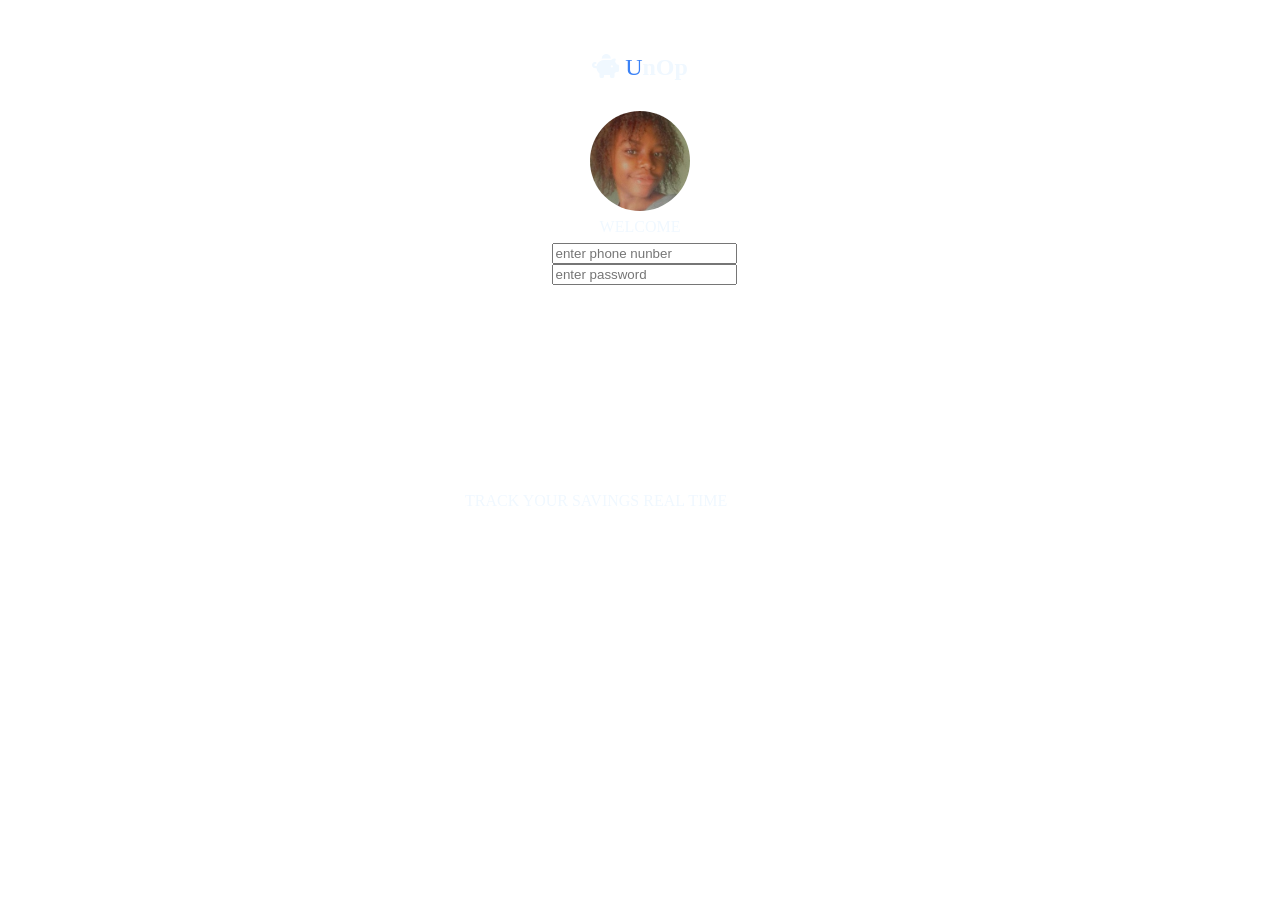
<file: 3mtt/index.html>
<!DOCTYPE html>
<html lang="en">
<head>
    <meta charset="UTF-8">
    <meta name="viewport" content="width=device-width, initial-scale=1.0">
    <title>Document</title>
    <link rel="preconnect" href="http://googleapis.com">
    <link href="https://fonts.googleapis.com/css2?family=Inter:wght@400;500;600;700&display=swap" rel="stylesheet">
    <link rel="stylesheet" href="style.css">
    <link rel="stylesheet" href="https://cdnjs.cloudflare.com/ajax/libs/font-awesome/6.5.2/css/all.min.css">
    <link rel="preconnect" href="http://gstatic.com">
    
</head>
<body>
    <section class="login-page">
        <div class="login page">
            <div class="header">
              <h1><i class="fa-solid fa-piggy-bank"></i><span class="first-letter"> U</span>nOp</h1>
            </div>
            <div class="image-sec">
                <img src="img26.JPG" class="image">
                <spsn>WELCOME</spsn>
            </div>
            <div class="input-page">
                <form class="log-page">
                    <div class="input page">
                        
                        <input type="phone" placeholder="enter phone nunber">
                        
                        <input type="password" placeholder="enter password">
                    </div>
                </form>
                <div class="track"> <span>TRACK YOUR SAVINGS REAL TIME </span></div>
            </div>
        </div>
    </section>
</body>
</html>
</file>
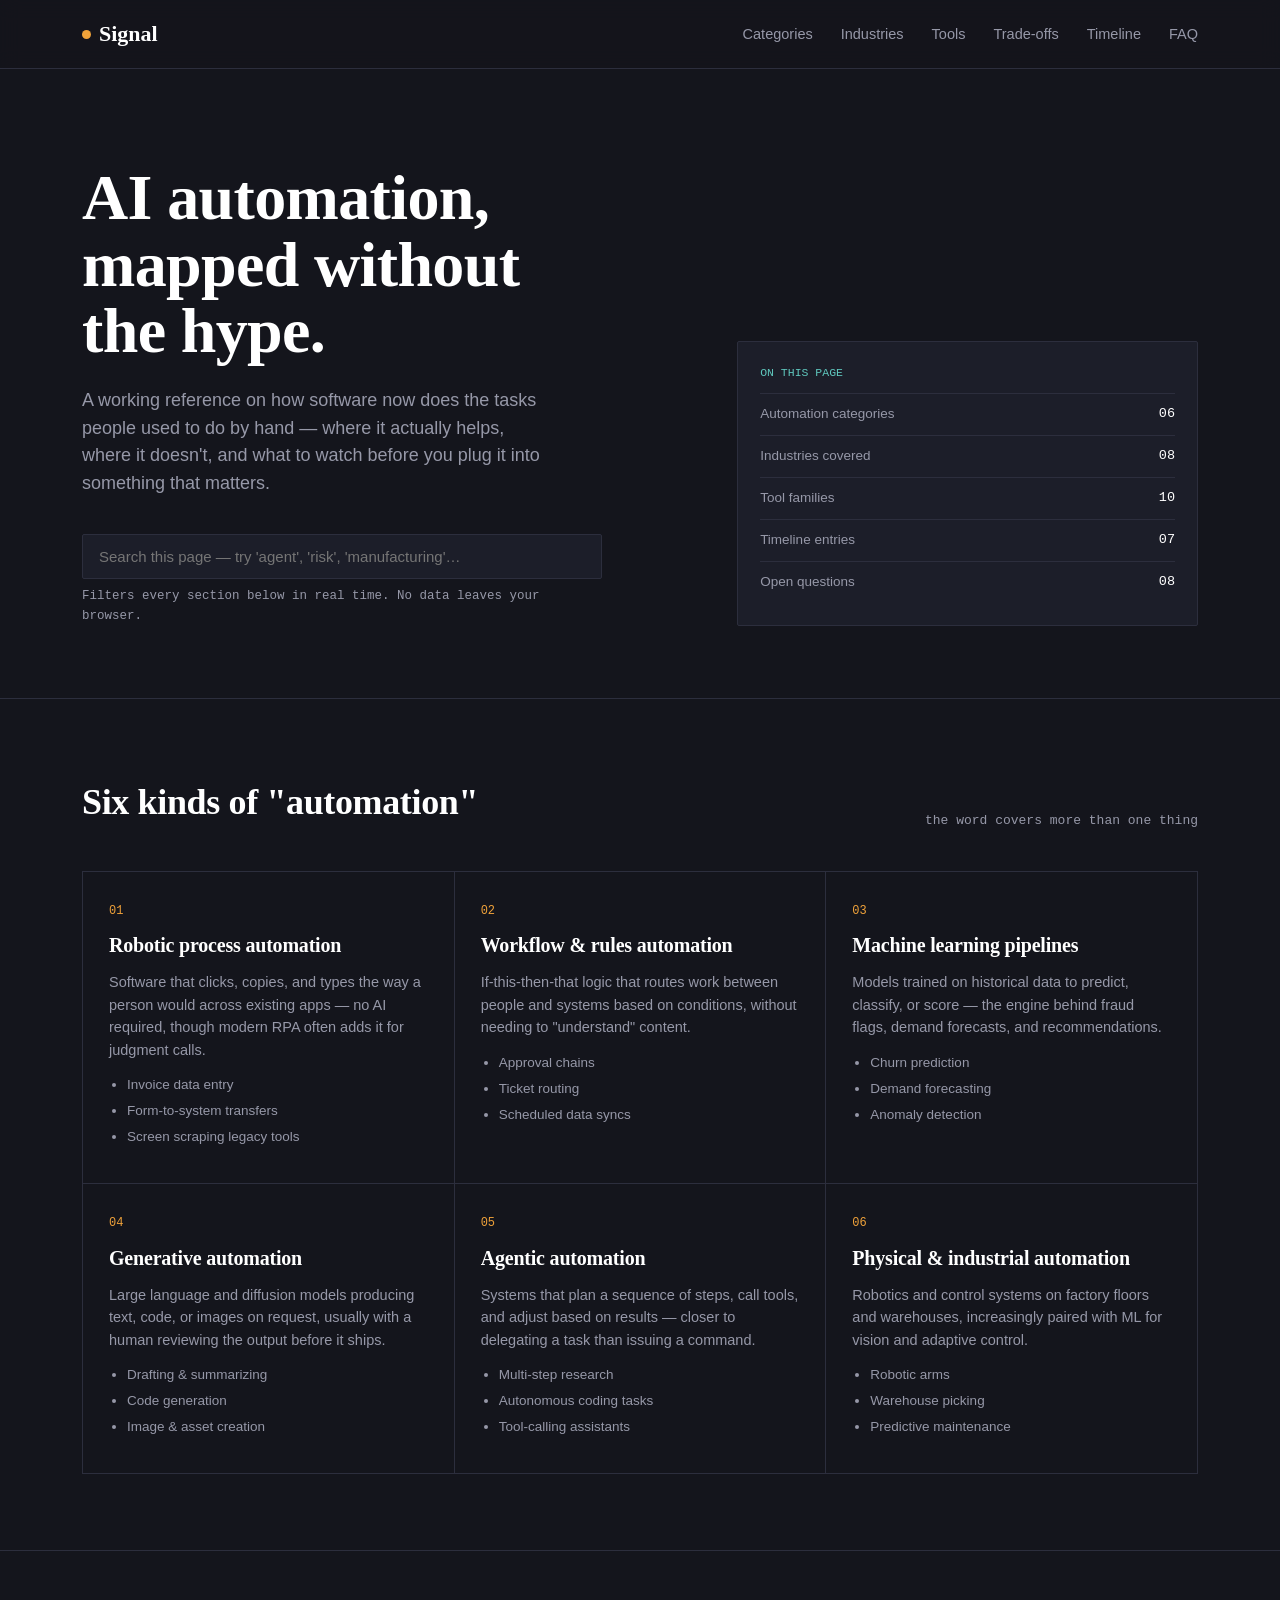
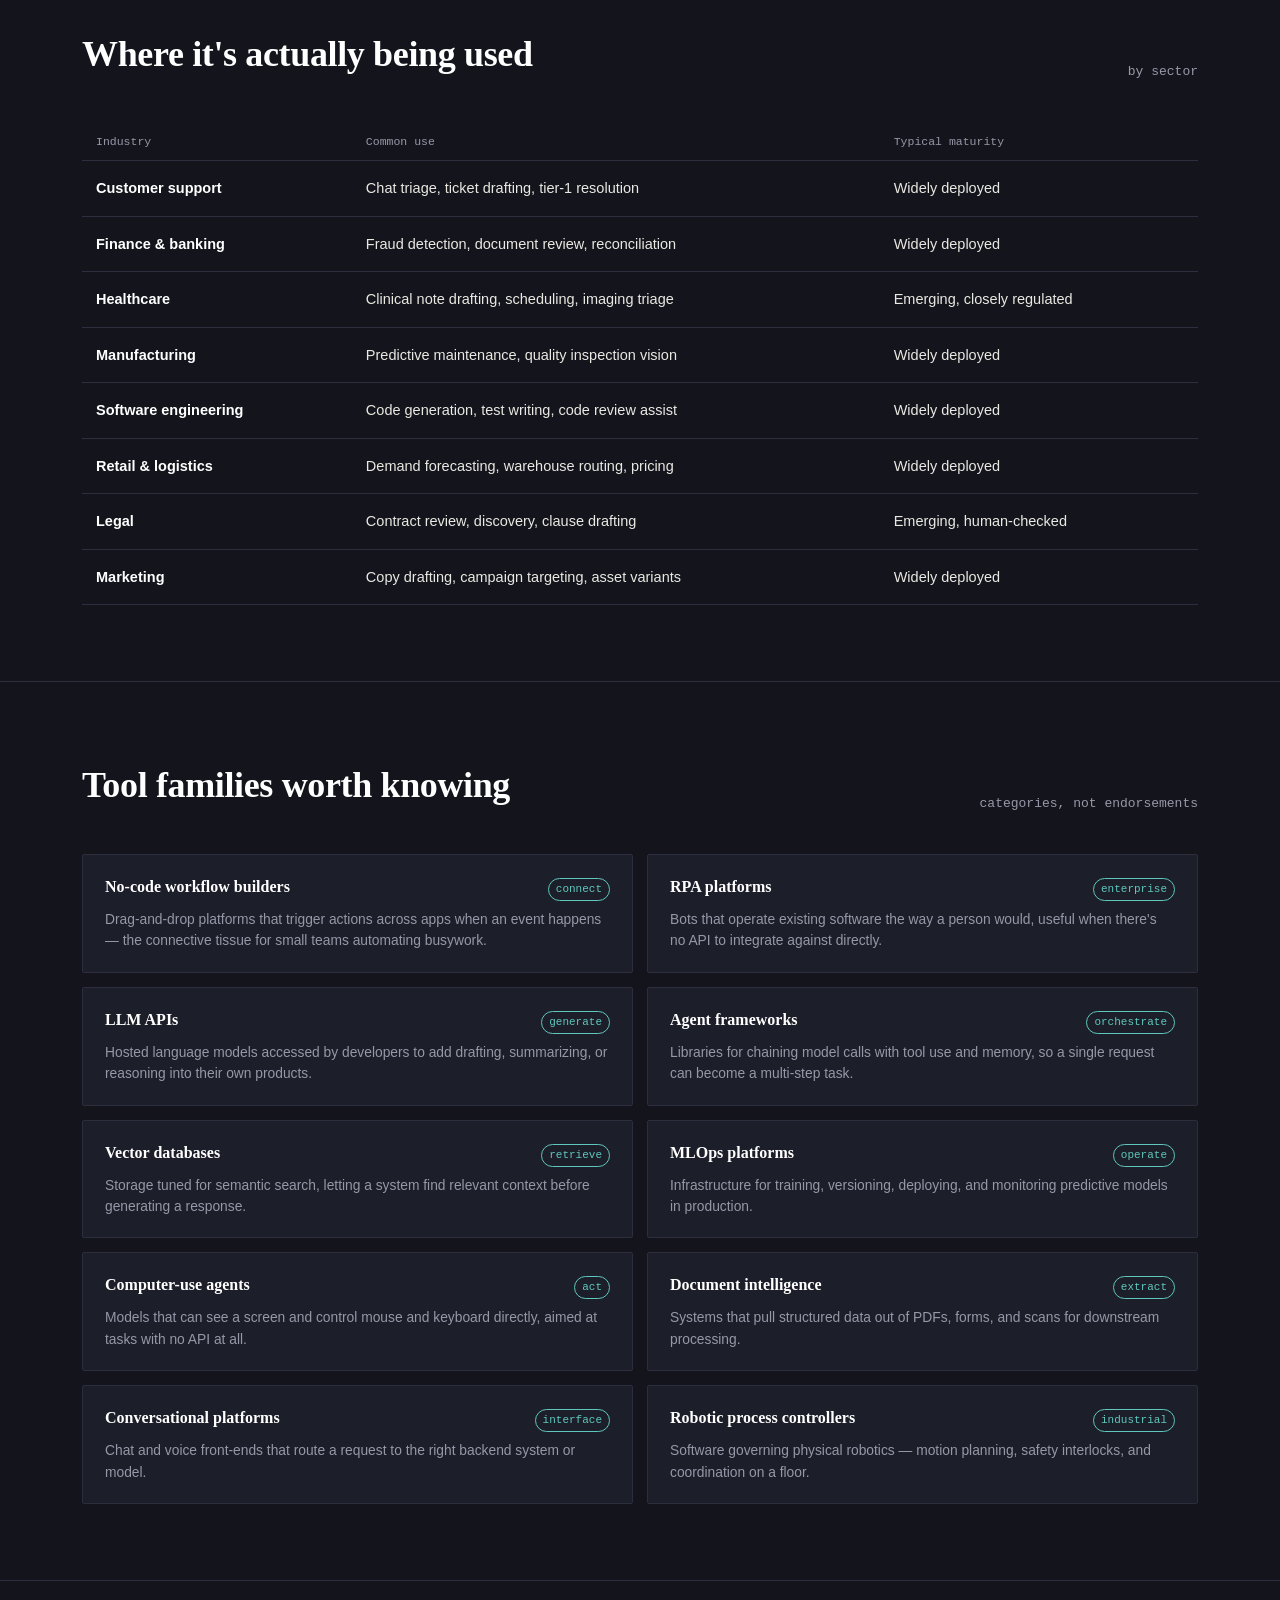
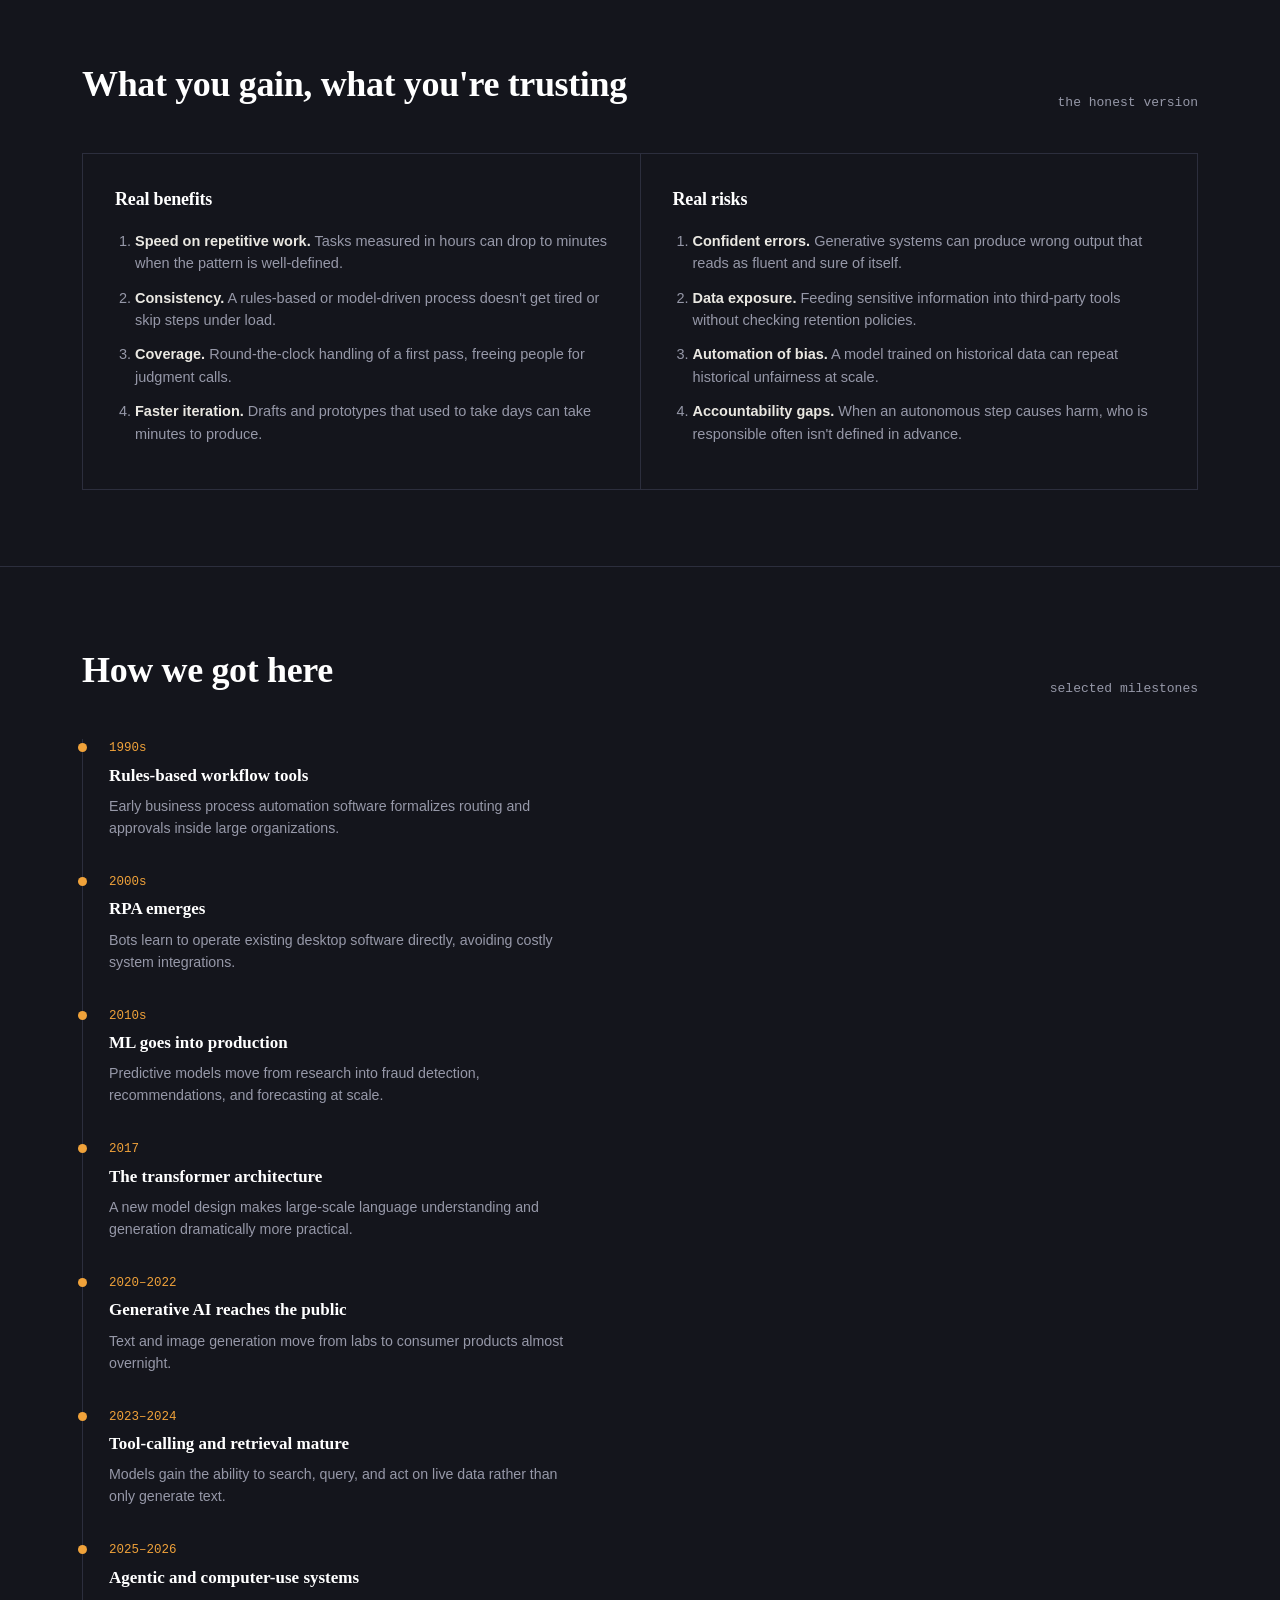
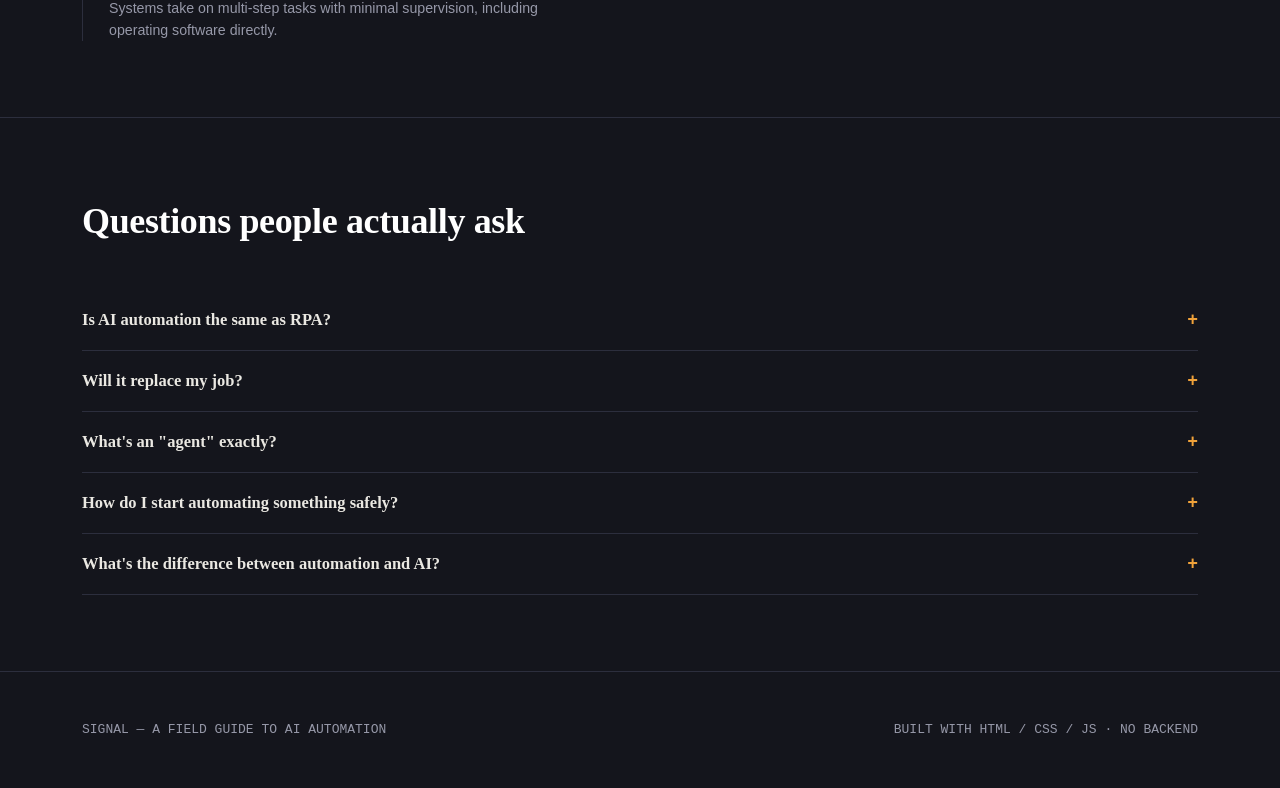
<file: 3mtt/Untitled-1.html>
<!DOCTYPE html>
<html lang="en">
<head>
<meta charset="UTF-8">
<meta name="viewport" content="width=device-width, initial-scale=1.0">
<title>Signal — A Field Guide to AI Automation</title>
<style>
  :root{
    --bg:#14151c;
    --surface:#1c1e29;
    --surface-2:#232533;
    --text:#eae8e2;
    --muted:#9698a8;
    --amber:#f0a23a;
    --teal:#5fc7bd;
    --line:#2c2e3d;
    --mono:'JetBrains Mono', 'Courier New', monospace;
  }
  *{box-sizing:border-box; margin:0; padding:0;}
  html{scroll-behavior:smooth;}
  body{
    background:var(--bg);
    color:var(--text);
    font-family:'Inter', -apple-system, BlinkMacSystemFont, sans-serif;
    line-height:1.55;
    -webkit-font-smoothing:antialiased;
  }
  @font-face{ font-family:'Fraunces-fallback'; src:local('Georgia'); }
  h1,h2,h3,.display{
    font-family:'Fraunces', Georgia, 'Times New Roman', serif;
    font-weight:600;
    letter-spacing:-0.01em;
    color:#fff;
  }
  a{ color:inherit; text-decoration:none; }
  img{max-width:100%; display:block;}
  .wrap{ max-width:1180px; margin:0 auto; padding:0 32px; }
  @media (max-width:640px){ .wrap{padding:0 20px;} }

  /* ---------- NAV ---------- */
  header{
    position:sticky; top:0; z-index:50;
    background:rgba(20,21,28,0.9);
    backdrop-filter:blur(10px);
    border-bottom:1px solid var(--line);
  }
  nav.wrap{
    display:flex; align-items:center; justify-content:space-between;
    height:68px;
  }
  .logo{
    font-family:'Fraunces', Georgia, serif;
    font-size:22px; font-weight:600; color:#fff;
    display:flex; align-items:center; gap:8px;
  }
  .logo .dot{ width:9px; height:9px; border-radius:50%; background:var(--amber); display:inline-block; }
  .nav-links{ display:flex; gap:28px; font-size:14.5px; color:var(--muted); }
  .nav-links a:hover{ color:var(--text); }
  .nav-toggle{ display:none; background:none; border:none; color:var(--text); font-size:24px; cursor:pointer; }
  @media (max-width:820px){
    .nav-links{
      position:absolute; top:68px; left:0; right:0;
      background:var(--surface);
      flex-direction:column; padding:18px 20px; gap:16px;
      border-bottom:1px solid var(--line);
      display:none;
    }
    .nav-links.open{ display:flex; }
    .nav-toggle{ display:block; }
  }

  /* ---------- HERO ---------- */
  .hero{
    padding:96px 0 72px;
    border-bottom:1px solid var(--line);
    position:relative;
    overflow:hidden;
  }
  .hero-grid{
    display:grid;
    grid-template-columns:1.3fr 1fr;
    gap:56px;
    align-items:end;
  }
  @media (max-width:900px){ .hero-grid{ grid-template-columns:1fr; } }
  .hero h1{
    font-size:clamp(38px, 5.4vw, 64px);
    line-height:1.04;
    max-width:14ch;
  }
  .hero p.lead{
    margin-top:22px;
    font-size:18px;
    color:var(--muted);
    max-width:46ch;
  }
  .hero-panel{
    background:var(--surface);
    border:1px solid var(--line);
    border-radius:2px;
    padding:22px;
  }
  .hero-panel .label{
    font-family:var(--mono);
    font-size:11.5px;
    color:var(--teal);
    margin-bottom:12px;
  }
  .stat-row{ display:flex; justify-content:space-between; padding:10px 0; border-top:1px solid var(--line); }
  .stat-row:first-of-type{ border-top:none; }
  .stat-row .k{ color:var(--muted); font-size:13.5px; }
  .stat-row .v{ font-family:var(--mono); font-size:13.5px; color:#fff; }

  .search-bar{ margin-top:36px; max-width:520px; }
  .search-bar input{
    width:100%;
    background:var(--surface);
    border:1px solid var(--line);
    color:var(--text);
    padding:13px 16px;
    font-size:15px;
    border-radius:2px;
    font-family:inherit;
  }
  .search-bar input:focus{ outline:2px solid var(--amber); outline-offset:-1px; border-color:var(--amber); }
  .search-bar .hint{ font-size:12.5px; color:var(--muted); margin-top:8px; font-family:var(--mono); }

  /* ---------- SECTION SHELL ---------- */
  section{ padding:76px 0; border-bottom:1px solid var(--line); }
  .section-head{ display:flex; justify-content:space-between; align-items:flex-end; margin-bottom:40px; gap:24px; flex-wrap:wrap; }
  .section-head h2{ font-size:clamp(26px,3vw,36px); }
  .section-head .count{ font-family:var(--mono); font-size:13px; color:var(--muted); }

  /* ---------- CATEGORY GRID ---------- */
  .cat-grid{ display:grid; grid-template-columns:repeat(3,1fr); gap:1px; background:var(--line); border:1px solid var(--line); }
  @media (max-width:820px){ .cat-grid{ grid-template-columns:1fr; } }
  .cat{ background:var(--bg); padding:30px 26px; }
  .cat .idx{ font-family:var(--mono); font-size:12px; color:var(--amber); }
  .cat h3{ font-size:20px; margin:10px 0 10px; }
  .cat p{ color:var(--muted); font-size:14.5px; }
  .cat ul{ margin-top:14px; padding-left:18px; font-size:13.5px; color:var(--muted); }
  .cat ul li{ margin-bottom:5px; }

  /* ---------- INDUSTRY TABLE ---------- */
  .table-wrap{ overflow-x:auto; }
  table{ width:100%; border-collapse:collapse; min-width:680px; }
  th{ text-align:left; font-family:var(--mono); font-size:11.5px; color:var(--muted); font-weight:500; padding:10px 14px; border-bottom:1px solid var(--line); }
  td{ padding:16px 14px; border-bottom:1px solid var(--line); font-size:14.5px; vertical-align:top; }
  td.name{ color:#fff; font-weight:600; white-space:nowrap; }
  tr:hover td{ background:var(--surface); }

  /* ---------- TOOLS ---------- */
  .tool-list{ display:grid; grid-template-columns:repeat(2,1fr); gap:14px; }
  @media (max-width:700px){ .tool-list{ grid-template-columns:1fr; } }
  .tool{ background:var(--surface); border:1px solid var(--line); padding:20px 22px; border-radius:2px; }
  .tool .top{ display:flex; justify-content:space-between; align-items:baseline; }
  .tool h4{ font-size:16px; color:#fff; font-family:'Fraunces', serif; font-weight:600; }
  .tool .tag{ font-family:var(--mono); font-size:11px; color:var(--teal); border:1px solid var(--teal); padding:2px 7px; border-radius:20px; }
  .tool p{ font-size:13.8px; color:var(--muted); margin-top:8px; }

  /* ---------- PRO/CON ---------- */
  .split{ display:grid; grid-template-columns:1fr 1fr; gap:1px; background:var(--line); border:1px solid var(--line); }
  @media (max-width:780px){ .split{ grid-template-columns:1fr; } }
  .split > div{ background:var(--bg); padding:32px; }
  .split h3{ font-size:18px; margin-bottom:16px; }
  .split.benefits h3{ color:var(--teal); }
  .split.risks h3{ color:var(--amber); }
  .split ol{ padding-left:20px; }
  .split li{ font-size:14.5px; color:var(--muted); margin-bottom:12px; }
  .split li strong{ color:var(--text); }

  /* ---------- TIMELINE ---------- */
  .timeline{ position:relative; padding-left:26px; border-left:1px solid var(--line); }
  .t-item{ position:relative; padding-bottom:34px; }
  .t-item:last-child{ padding-bottom:0; }
  .t-item::before{ content:''; position:absolute; left:-31px; top:4px; width:9px; height:9px; border-radius:50%; background:var(--amber); }
  .t-item .yr{ font-family:var(--mono); font-size:12.5px; color:var(--amber); }
  .t-item h4{ font-size:17px; margin:4px 0 6px; color:#fff; font-family:'Fraunces',serif; }
  .t-item p{ font-size:14.2px; color:var(--muted); max-width:60ch; }

  /* ---------- FAQ ---------- */
  .faq-item{ border-bottom:1px solid var(--line); }
  .faq-item button{
    width:100%; text-align:left; background:none; border:none; color:var(--text);
    font-size:16.5px; padding:20px 0; cursor:pointer; display:flex; justify-content:space-between; align-items:center;
    font-family:'Fraunces',serif; font-weight:600;
  }
  .faq-item .plus{ font-family:var(--mono); color:var(--amber); font-size:18px; transition:transform .2s; }
  .faq-item.open .plus{ transform:rotate(45deg); }
  .faq-a{ max-height:0; overflow:hidden; transition:max-height .25s ease; }
  .faq-item.open .faq-a{ max-height:300px; }
  .faq-a p{ padding-bottom:20px; color:var(--muted); font-size:14.5px; max-width:70ch; }

  /* ---------- FOOTER ---------- */
  footer{ padding:48px 0; }
  .foot-row{ display:flex; justify-content:space-between; align-items:center; flex-wrap:wrap; gap:16px; }
  footer .small{ color:var(--muted); font-size:13px; font-family:var(--mono); }

  .searchable.hide{ display:none; }
  .no-results{ display:none; color:var(--muted); font-size:14.5px; padding:24px 0; font-family:var(--mono); }

  @media (prefers-reduced-motion: reduce){
    html{ scroll-behavior:auto; }
    *{ transition:none !important; }
  }
</style>
</head>
<body>

<header>
  <nav class="wrap">
    <div class="logo"><span class="dot"></span>Signal</div>
    <div class="nav-links" id="navLinks">
      <a href="#categories">Categories</a>
      <a href="#industries">Industries</a>
      <a href="#tools">Tools</a>
      <a href="#tradeoffs">Trade-offs</a>
      <a href="#timeline">Timeline</a>
      <a href="#faq">FAQ</a>
    </div>
    <button class="nav-toggle" id="navToggle" aria-label="Toggle menu">☰</button>
  </nav>
</header>

<section class="hero">
  <div class="wrap hero-grid">
    <div>
      <h1>AI automation, mapped without the hype.</h1>
      <p class="lead">A working reference on how software now does the tasks people used to do by hand — where it actually helps, where it doesn't, and what to watch before you plug it into something that matters.</p>
      <div class="search-bar">
        <input type="text" id="siteSearch" placeholder="Search this page — try 'agent', 'risk', 'manufacturing'…" autocomplete="off">
        <div class="hint">Filters every section below in real time. No data leaves your browser.</div>
      </div>
    </div>
    <div class="hero-panel">
      <div class="label">ON THIS PAGE</div>
      <div class="stat-row"><span class="k">Automation categories</span><span class="v">06</span></div>
      <div class="stat-row"><span class="k">Industries covered</span><span class="v">08</span></div>
      <div class="stat-row"><span class="k">Tool families</span><span class="v">10</span></div>
      <div class="stat-row"><span class="k">Timeline entries</span><span class="v">07</span></div>
      <div class="stat-row"><span class="k">Open questions</span><span class="v">08</span></div>
    </div>
  </div>
</section>

<section id="categories">
  <div class="wrap">
    <div class="section-head">
      <h2>Six kinds of "automation"</h2>
      <span class="count">the word covers more than one thing</span>
    </div>
    <div class="cat-grid">

      <div class="cat searchable">
        <div class="idx">01</div>
        <h3>Robotic process automation</h3>
        <p>Software that clicks, copies, and types the way a person would across existing apps — no AI required, though modern RPA often adds it for judgment calls.</p>
        <ul><li>Invoice data entry</li><li>Form-to-system transfers</li><li>Screen scraping legacy tools</li></ul>
      </div>

      <div class="cat searchable">
        <div class="idx">02</div>
        <h3>Workflow &amp; rules automation</h3>
        <p>If-this-then-that logic that routes work between people and systems based on conditions, without needing to "understand" content.</p>
        <ul><li>Approval chains</li><li>Ticket routing</li><li>Scheduled data syncs</li></ul>
      </div>

      <div class="cat searchable">
        <div class="idx">03</div>
        <h3>Machine learning pipelines</h3>
        <p>Models trained on historical data to predict, classify, or score — the engine behind fraud flags, demand forecasts, and recommendations.</p>
        <ul><li>Churn prediction</li><li>Demand forecasting</li><li>Anomaly detection</li></ul>
      </div>

      <div class="cat searchable">
        <div class="idx">04</div>
        <h3>Generative automation</h3>
        <p>Large language and diffusion models producing text, code, or images on request, usually with a human reviewing the output before it ships.</p>
        <ul><li>Drafting &amp; summarizing</li><li>Code generation</li><li>Image &amp; asset creation</li></ul>
      </div>

      <div class="cat searchable">
        <div class="idx">05</div>
        <h3>Agentic automation</h3>
        <p>Systems that plan a sequence of steps, call tools, and adjust based on results — closer to delegating a task than issuing a command.</p>
        <ul><li>Multi-step research</li><li>Autonomous coding tasks</li><li>Tool-calling assistants</li></ul>
      </div>

      <div class="cat searchable">
        <div class="idx">06</div>
        <h3>Physical &amp; industrial automation</h3>
        <p>Robotics and control systems on factory floors and warehouses, increasingly paired with ML for vision and adaptive control.</p>
        <ul><li>Robotic arms</li><li>Warehouse picking</li><li>Predictive maintenance</li></ul>
      </div>

    </div>
  </div>
</section>

<section id="industries">
  <div class="wrap">
    <div class="section-head">
      <h2>Where it's actually being used</h2>
      <span class="count">by sector</span>
    </div>
    <div class="table-wrap">
      <table>
        <thead><tr><th>Industry</th><th>Common use</th><th>Typical maturity</th></tr></thead>
        <tbody>
          <tr class="searchable"><td class="name">Customer support</td><td>Chat triage, ticket drafting, tier-1 resolution</td><td>Widely deployed</td></tr>
          <tr class="searchable"><td class="name">Finance &amp; banking</td><td>Fraud detection, document review, reconciliation</td><td>Widely deployed</td></tr>
          <tr class="searchable"><td class="name">Healthcare</td><td>Clinical note drafting, scheduling, imaging triage</td><td>Emerging, closely regulated</td></tr>
          <tr class="searchable"><td class="name">Manufacturing</td><td>Predictive maintenance, quality inspection vision</td><td>Widely deployed</td></tr>
          <tr class="searchable"><td class="name">Software engineering</td><td>Code generation, test writing, code review assist</td><td>Widely deployed</td></tr>
          <tr class="searchable"><td class="name">Retail &amp; logistics</td><td>Demand forecasting, warehouse routing, pricing</td><td>Widely deployed</td></tr>
          <tr class="searchable"><td class="name">Legal</td><td>Contract review, discovery, clause drafting</td><td>Emerging, human-checked</td></tr>
          <tr class="searchable"><td class="name">Marketing</td><td>Copy drafting, campaign targeting, asset variants</td><td>Widely deployed</td></tr>
        </tbody>
      </table>
    </div>
  </div>
</section>

<section id="tools">
  <div class="wrap">
    <div class="section-head">
      <h2>Tool families worth knowing</h2>
      <span class="count">categories, not endorsements</span>
    </div>
    <div class="tool-list">

      <div class="tool searchable">
        <div class="top"><h4>No-code workflow builders</h4><span class="tag">connect</span></div>
        <p>Drag-and-drop platforms that trigger actions across apps when an event happens — the connective tissue for small teams automating busywork.</p>
      </div>

      <div class="tool searchable">
        <div class="top"><h4>RPA platforms</h4><span class="tag">enterprise</span></div>
        <p>Bots that operate existing software the way a person would, useful when there's no API to integrate against directly.</p>
      </div>

      <div class="tool searchable">
        <div class="top"><h4>LLM APIs</h4><span class="tag">generate</span></div>
        <p>Hosted language models accessed by developers to add drafting, summarizing, or reasoning into their own products.</p>
      </div>

      <div class="tool searchable">
        <div class="top"><h4>Agent frameworks</h4><span class="tag">orchestrate</span></div>
        <p>Libraries for chaining model calls with tool use and memory, so a single request can become a multi-step task.</p>
      </div>

      <div class="tool searchable">
        <div class="top"><h4>Vector databases</h4><span class="tag">retrieve</span></div>
        <p>Storage tuned for semantic search, letting a system find relevant context before generating a response.</p>
      </div>

      <div class="tool searchable">
        <div class="top"><h4>MLOps platforms</h4><span class="tag">operate</span></div>
        <p>Infrastructure for training, versioning, deploying, and monitoring predictive models in production.</p>
      </div>

      <div class="tool searchable">
        <div class="top"><h4>Computer-use agents</h4><span class="tag">act</span></div>
        <p>Models that can see a screen and control mouse and keyboard directly, aimed at tasks with no API at all.</p>
      </div>

      <div class="tool searchable">
        <div class="top"><h4>Document intelligence</h4><span class="tag">extract</span></div>
        <p>Systems that pull structured data out of PDFs, forms, and scans for downstream processing.</p>
      </div>

      <div class="tool searchable">
        <div class="top"><h4>Conversational platforms</h4><span class="tag">interface</span></div>
        <p>Chat and voice front-ends that route a request to the right backend system or model.</p>
      </div>

      <div class="tool searchable">
        <div class="top"><h4>Robotic process controllers</h4><span class="tag">industrial</span></div>
        <p>Software governing physical robotics — motion planning, safety interlocks, and coordination on a floor.</p>
      </div>

    </div>
  </div>
</section>

<section id="tradeoffs">
  <div class="wrap">
    <div class="section-head">
      <h2>What you gain, what you're trusting</h2>
      <span class="count">the honest version</span>
    </div>
    <div class="split">
      <div class="benefits searchable">
        <h3>Real benefits</h3>
        <ol>
          <li><strong>Speed on repetitive work.</strong> Tasks measured in hours can drop to minutes when the pattern is well-defined.</li>
          <li><strong>Consistency.</strong> A rules-based or model-driven process doesn't get tired or skip steps under load.</li>
          <li><strong>Coverage.</strong> Round-the-clock handling of a first pass, freeing people for judgment calls.</li>
          <li><strong>Faster iteration.</strong> Drafts and prototypes that used to take days can take minutes to produce.</li>
        </ol>
      </div>
      <div class="risks searchable">
        <h3>Real risks</h3>
        <ol>
          <li><strong>Confident errors.</strong> Generative systems can produce wrong output that reads as fluent and sure of itself.</li>
          <li><strong>Data exposure.</strong> Feeding sensitive information into third-party tools without checking retention policies.</li>
          <li><strong>Automation of bias.</strong> A model trained on historical data can repeat historical unfairness at scale.</li>
          <li><strong>Accountability gaps.</strong> When an autonomous step causes harm, who is responsible often isn't defined in advance.</li>
        </ol>
      </div>
    </div>
  </div>
</section>

<section id="timeline">
  <div class="wrap">
    <div class="section-head">
      <h2>How we got here</h2>
      <span class="count">selected milestones</span>
    </div>
    <div class="timeline">

      <div class="t-item searchable">
        <div class="yr">1990s</div>
        <h4>Rules-based workflow tools</h4>
        <p>Early business process automation software formalizes routing and approvals inside large organizations.</p>
      </div>

      <div class="t-item searchable">
        <div class="yr">2000s</div>
        <h4>RPA emerges</h4>
        <p>Bots learn to operate existing desktop software directly, avoiding costly system integrations.</p>
      </div>

      <div class="t-item searchable">
        <div class="yr">2010s</div>
        <h4>ML goes into production</h4>
        <p>Predictive models move from research into fraud detection, recommendations, and forecasting at scale.</p>
      </div>

      <div class="t-item searchable">
        <div class="yr">2017</div>
        <h4>The transformer architecture</h4>
        <p>A new model design makes large-scale language understanding and generation dramatically more practical.</p>
      </div>

      <div class="t-item searchable">
        <div class="yr">2020–2022</div>
        <h4>Generative AI reaches the public</h4>
        <p>Text and image generation move from labs to consumer products almost overnight.</p>
      </div>

      <div class="t-item searchable">
        <div class="yr">2023–2024</div>
        <h4>Tool-calling and retrieval mature</h4>
        <p>Models gain the ability to search, query, and act on live data rather than only generate text.</p>
      </div>

      <div class="t-item searchable">
        <div class="yr">2025–2026</div>
        <h4>Agentic and computer-use systems</h4>
        <p>Systems take on multi-step tasks with minimal supervision, including operating software directly.</p>
      </div>

    </div>
  </div>
</section>

<section id="faq">
  <div class="wrap">
    <div class="section-head">
      <h2>Questions people actually ask</h2>
    </div>
    <div id="faqList">

      <div class="faq-item searchable">
        <button>Is AI automation the same as RPA? <span class="plus">+</span></button>
        <div class="faq-a"><p>No. RPA operates existing software by mimicking clicks and keystrokes, with or without AI inside it. AI automation more broadly includes any system where a model makes a judgment call — classifying, predicting, or generating — as part of the process.</p></div>
      </div>

      <div class="faq-item searchable">
        <button>Will it replace my job? <span class="plus">+</span></button>
        <div class="faq-a"><p>It depends heavily on the role. Automation tends to take over specific tasks within a job before it takes over the whole job, which changes what the role looks like more often than it eliminates it outright — though that isn't true everywhere.</p></div>
      </div>

      <div class="faq-item searchable">
        <button>What's an "agent" exactly? <span class="plus">+</span></button>
        <div class="faq-a"><p>In this context, an agent is a system that can plan a sequence of steps, call tools or software to carry them out, and adjust based on what happens — rather than producing one response to one prompt.</p></div>
      </div>

      <div class="faq-item searchable">
        <button>How do I start automating something safely? <span class="plus">+</span></button>
        <div class="faq-a"><p>Start with a narrow, well-defined task that has a clear right answer, keep a human reviewing output until you trust the failure rate, and know exactly what data the tool can see before you connect it to anything sensitive.</p></div>
      </div>

      <div class="faq-item searchable">
        <button>What's the difference between automation and AI? <span class="plus">+</span></button>
        <div class="faq-a"><p>Automation is the broader idea of software doing a task without a person doing it manually. AI is one way to build that software — specifically the kind that can handle ambiguity or make judgment calls, rather than just follow fixed rules.</p></div>
      </div>

    </div>
  </div>
</section>

<div class="wrap">
  <p class="no-results" id="noResults">No matches on this page for that search.</p>
</div>

<footer>
  <div class="wrap foot-row">
    <div class="small">SIGNAL — A FIELD GUIDE TO AI AUTOMATION</div>
    <div class="small">BUILT WITH HTML / CSS / JS · NO BACKEND</div>
  </div>
</footer>

<script>
  // Mobile nav toggle
  const navToggle = document.getElementById('navToggle');
  const navLinks = document.getElementById('navLinks');
  navToggle.addEventListener('click', () => navLinks.classList.toggle('open'));
  navLinks.querySelectorAll('a').forEach(a => a.addEventListener('click', () => navLinks.classList.remove('open')));

  // FAQ accordion
  document.querySelectorAll('.faq-item button').forEach(btn => {
    btn.addEventListener('click', () => {
      btn.closest('.faq-item').classList.toggle('open');
    });
  });

  // Client-side search/filter across all .searchable blocks
  const searchInput = document.getElementById('siteSearch');
  const searchables = Array.from(document.querySelectorAll('.searchable'));
  const noResults = document.getElementById('noResults');

  searchInput.addEventListener('input', () => {
    const q = searchInput.value.trim().toLowerCase();
    let visibleCount = 0;
    searchables.forEach(el => {
      const text = el.textContent.toLowerCase();
      const match = q === '' || text.includes(q);
      el.classList.toggle('hide', !match);
      if (match) visibleCount++;
    });
    noResults.style.display = (q !== '' && visibleCount === 0) ? 'block' : 'none';
  });
</script>

</body>
</html>
</file>
<file: 3mtt/style.css>
*::before,*::after{margin: 0;padding: 0;
                   box-sizing: border-box;}
body{background: rgb(48, 45, 45)));color: aliceblue;
      line-height:2; gap: 700px;}
.login-page{display: flex; flex-direction: column; align-items: center; justify-content: center;}
.login{padding: 15px; width: 95%; max-width: 350px;}
.header{display: flex; flex-direction: row; justify-content: center;;}
.first-letter{ font-family:Georgia, 'Times New Roman', Times, serif ; font-weight: 400; color: #3b82f6;}
.image-sec{display: flex; flex-direction: column; justify-content: center; align-items: center; font-family: inherit;}
.image{border-radius: 50%; width: 100px; height: 100px; object-fit: cover;}
.input-page{display: flex; flex-direction: column; justify-content: center; gap: 200px;}
.log-page{display: flex; flex-direction: column;justify-content: center;align-items: center;}
input{display: flex;flex-direction: column;justify-content: center; align-items: center;width: 100%;}
</file>
